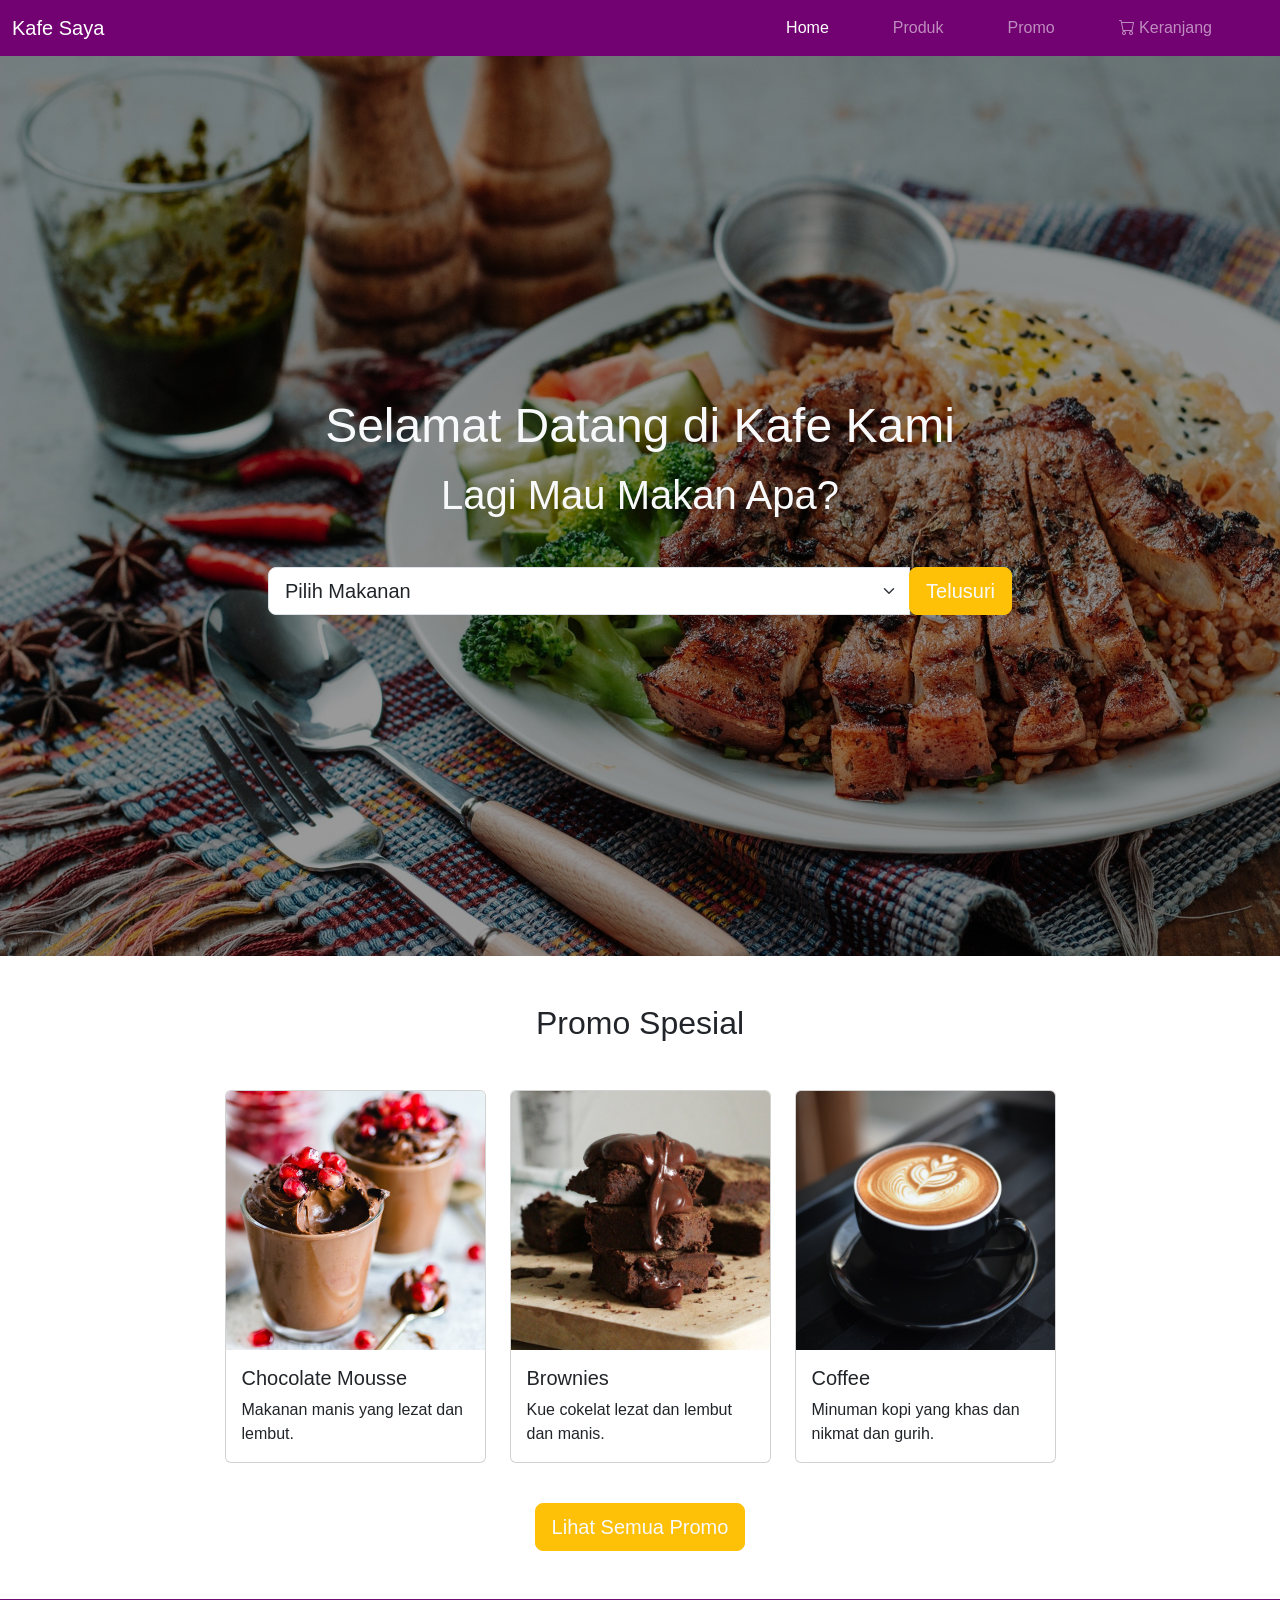
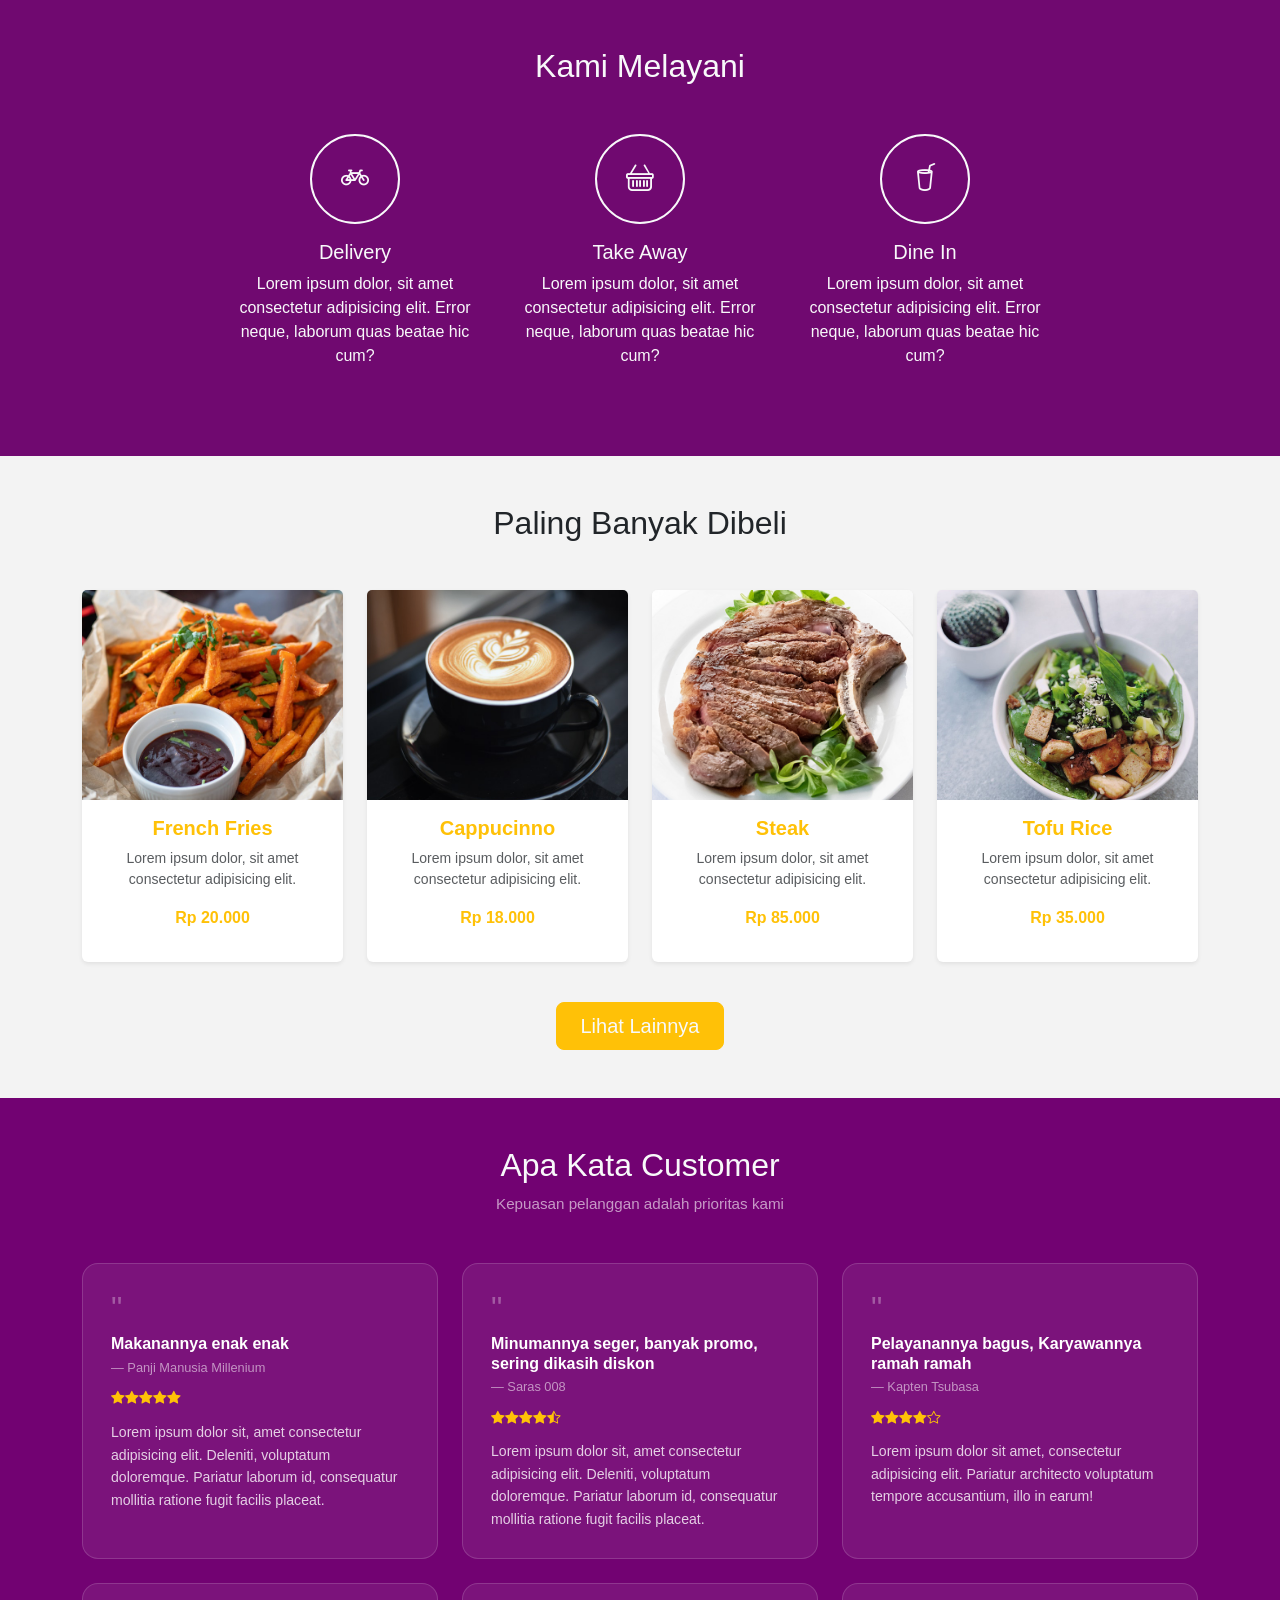
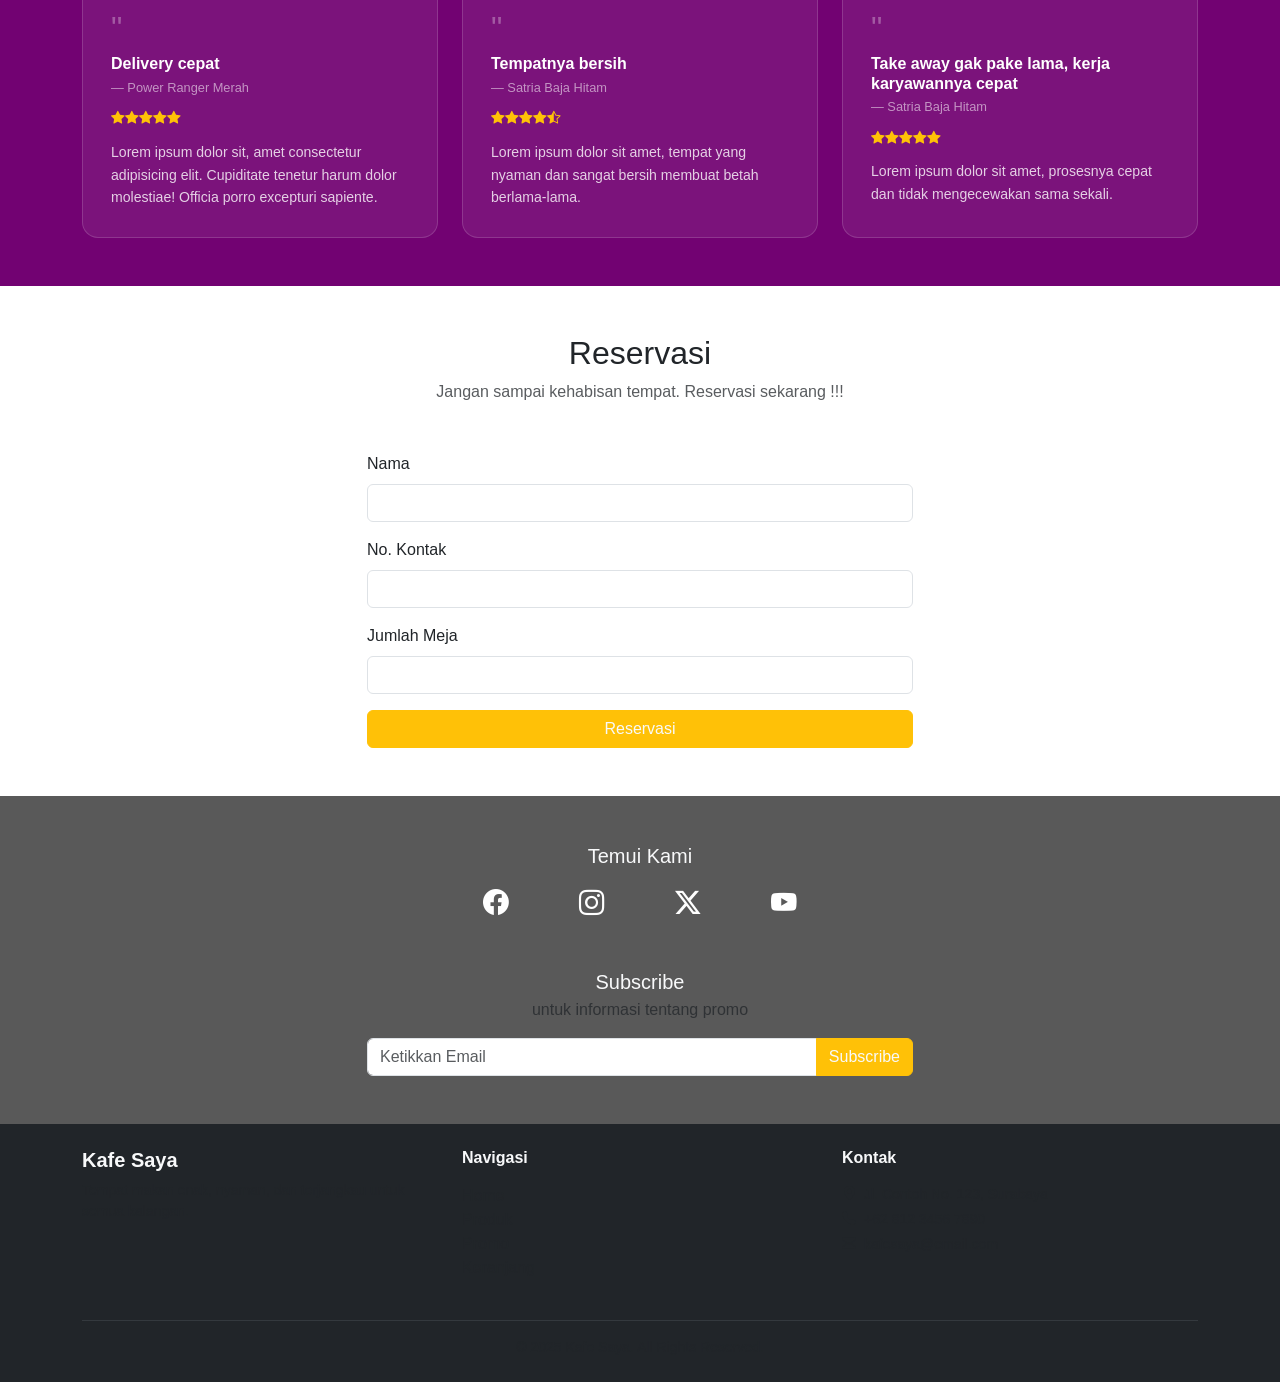
<file: index.html>
<!doctype html>
<html lang="en">
  <head>
    <meta charset="UTF-8" />
    <meta name="viewport" content="width=device-width, initial-scale=1.0" />
    <title>Toko Saya</title>
    <link
      href="https://cdn.jsdelivr.net/npm/bootstrap@5.0.0/dist/css/bootstrap.min.css"
      rel="stylesheet"
    />
    <link
      rel="stylesheet"
      href="https://cdn.jsdelivr.net/npm/bootstrap-icons@1.13.1/font/bootstrap-icons.min.css"
    />
    <link rel="stylesheet" href="css/style.css" />
  </head>
  <body>
    <nav class="navbar navbar-expand-lg navbar-dark bg-dark main-color">
      <div class="container-fluid">
        <button
          class="navbar-toggler"
          type="button"
          data-bs-toggle="collapse"
          data-bs-target="#navbarNav"
          aria-controls="navbarNav"
          aria-expanded="false"
          aria-label="Toggle navigation"
        >
          <span class="navbar-toggler-icon"></span>
        </button>
        <div class="collapse navbar-collapse" id="navbarNav">
          <a class="navbar-brand me-auto" href="#">Kafe Saya</a>
          <ul class="navbar-nav">
            <li class="nav-item me-5">
              <a class="nav-link active" aria-current="page" href="#">Home</a>
            </li>
            <li class="nav-item me-5">
              <a class="nav-link" href="produk.html">Produk</a>
            </li>
            <li class="nav-item me-5">
              <a class="nav-link" href="promo.html">Promo</a>
            </li>
            <li class="nav-item me-5">
              <a class="nav-link" href="keranjang.html"
                ><i class="bi bi-cart"></i> Keranjang</a
              >
            </li>
          </ul>
        </div>
      </div>
    </nav>

    <div
      class="container-fluid banner align-items-center d-flex justify-content-center"
    >
      <div class="container">
        <h1 class="text-light text-center display-5 mb-3">
          Selamat Datang di Kafe Kami
        </h1>
        <h2 class="text-light text-center display-6 mb-4">
          Lagi Mau Makan Apa?
        </h2>
        <div class="col-md-8 offset-md-2">
          <div class="input-group input-group-lg mt-5">
            <select class="form-select" id="inputGroupSelect04">
              <option selected>Pilih Makanan</option>
              <option value="1">Western Food</option>
              <option value="2">Eastern Food</option>
              <option value="3">Indonesian Food</option>
            </select>
            <div class="input-group-append">
              <button class="btn btn-lg btn-warning text-light" type="button">
                Telusuri
              </button>
            </div>
          </div>
        </div>
      </div>
    </div>

    <div class="container-fluid py-5">
      <div class="container">
        <h2 class="text-center">Promo Spesial</h2>

        <div class="row mt-5 justify-content-center">
          <div class="col-sm-6 col-lg-3 hovered-card mb-3">
            <div class="card">
              <img
                src="image/product/thumb/chocolate-mousse.jpg"
                class="card-img-top"
                alt="..."
              />
              <div class="card-body">
                <h5 class="card-title">Chocolate Mousse</h5>
                <p class="card-text">Makanan manis yang lezat dan lembut.</p>
              </div>
            </div>
          </div>

          <div class="col-sm-6 col-lg-3 hovered-card mb-3">
            <div class="card">
              <img
                src="image/product/thumb/brownies.jpg"
                class="card-img-top"
                alt="..."
              />
              <div class="card-body">
                <h5 class="card-title">Brownies</h5>
                <p class="card-text">Kue cokelat lezat dan lembut dan manis.</p>
              </div>
            </div>
          </div>

          <div class="col-sm-6 col-lg-3 hovered-card mb-3">
            <div class="card">
              <img
                src="image/product/thumb/coffee.jpg"
                class="card-img-top"
                alt="..."
              />
              <div class="card-body">
                <h5 class="card-title">Coffee</h5>
                <p class="card-text">
                  Minuman kopi yang khas dan nikmat dan gurih.
                </p>
              </div>
            </div>
          </div>
          <div class="text-center mt-4 d-flex justify-content-center">
            <button class="btn btn-warning btn-lg text-light">
              Lihat Semua Promo
            </button>
          </div>
        </div>
      </div>
    </div>

    <div class="container-fluid py-5 pelayanan">
      <div class="container">
        <h2 class="text-center text-light mb-5">Kami Melayani</h2>

        <div class="row justify-content-center text-center text-light">
          <!-- Delivery -->
          <div class="col-sm-6 col-lg-3 mb-4 pelayanan-content">
            <div class="d-flex justify-content-center mb-3">
              <div
                class="icon-circle rounded-circle d-flex align-items-center justify-content-center border border-light border-2"
              >
                <i class="bi bi-bicycle fs-3 text-light"></i>
              </div>
            </div>
            <h5 class="text-light">Delivery</h5>
            <p class="text-light">
              Lorem ipsum dolor, sit amet consectetur adipisicing elit. Error
              neque, laborum quas beatae hic cum?
            </p>
          </div>

          <!-- Take Away -->
          <div class="col-sm-6 col-lg-3 mb-4 pelayanan-content">
            <div class="d-flex justify-content-center mb-3">
              <div
                class="icon-circle rounded-circle d-flex align-items-center justify-content-center border border-light border-2"
              >
                <i class="bi bi-basket fs-3 text-light"></i>
              </div>
            </div>
            <h5 class="text-light">Take Away</h5>
            <p class="text-light">
              Lorem ipsum dolor, sit amet consectetur adipisicing elit. Error
              neque, laborum quas beatae hic cum?
            </p>
          </div>

          <!-- Dine In -->
          <div class="col-sm-6 col-lg-3 mb-4 pelayanan-content">
            <div class="d-flex justify-content-center mb-3">
              <div
                class="icon-circle rounded-circle d-flex align-items-center justify-content-center border border-light border-2"
              >
                <i class="bi bi-cup-straw fs-3 text-light"></i>
              </div>
            </div>
            <h5 class="text-light">Dine In</h5>
            <p class="text-light">
              Lorem ipsum dolor, sit amet consectetur adipisicing elit. Error
              neque, laborum quas beatae hic cum?
            </p>
          </div>
        </div>
      </div>
    </div>

    <div class="container-fluid py-5 menu-favorit">
      <div class="container">
        <h2 class="text-center mb-5">Paling Banyak Dibeli</h2>

        <div class="row justify-content-center">
          <!-- Card 1: French Fries -->
          <div class="col-sm-6 col-lg-3 mb-4 menu-favorit-content">
            <div class="card border-0 shadow-sm">
              <img
                src="image/product/thumb/french-fries.jpg"
                class="card-img-top"
                alt="French Fries"
                style="height: 210px; object-fit: cover"
              />
              <div class="card-body text-center">
                <h5 class="card-title fw-bold" style="color: #ffc107">
                  French Fries
                </h5>
                <p class="card-text text-muted small">
                  Lorem ipsum dolor, sit amet consectetur adipisicing elit.
                </p>
                <p class="fw-bold" style="color: #ffc107">Rp 20.000</p>
              </div>
            </div>
          </div>

          <!-- Card 2: Cappucino -->
          <div class="col-sm-6 col-lg-3 mb-4 menu-favorit-content">
            <div class="card border-0 shadow-sm">
              <img
                src="image/product/thumb/coffee.jpg"
                class="card-img-top"
                alt="Cappucino"
                style="height: 210px; object-fit: cover"
              />
              <div class="card-body text-center">
                <h5 class="card-title fw-bold" style="color: #ffc107">
                  Cappucinno
                </h5>
                <p class="card-text text-muted small">
                  Lorem ipsum dolor, sit amet consectetur adipisicing elit.
                </p>
                <p class="fw-bold" style="color: #ffc107">Rp 18.000</p>
              </div>
            </div>
          </div>

          <!-- Card 3: Steak -->
          <div class="col-sm-6 col-lg-3 mb-4 menu-favorit-content">
            <div class="card border-0 shadow-sm">
              <img
                src="image/product/thumb/steak.jpg"
                class="card-img-top"
                alt="Steak"
                style="height: 210px; object-fit: cover"
              />
              <div class="card-body text-center">
                <h5 class="card-title fw-bold" style="color: #ffc107">Steak</h5>
                <p class="card-text text-muted small">
                  Lorem ipsum dolor, sit amet consectetur adipisicing elit.
                </p>
                <p class="fw-bold" style="color: #ffc107">Rp 85.000</p>
              </div>
            </div>
          </div>

          <!-- Card 4: Tofu Rice -->
          <div class="col-sm-6 col-lg-3 mb-4 menu-favorit-content">
            <div class="card border-0 shadow-sm">
              <img
                src="image/product/thumb/tofu-rice.jpg"
                class="card-img-top"
                alt="Tofu Rice"
                style="height: 210px; object-fit: cover"
              />
              <div class="card-body text-center">
                <h5 class="card-title fw-bold" style="color: #ffc107">
                  Tofu Rice
                </h5>
                <p class="card-text text-muted small">
                  Lorem ipsum dolor, sit amet consectetur adipisicing elit.
                </p>
                <p class="fw-bold" style="color: #ffc107">Rp 35.000</p>
              </div>
            </div>
          </div>
        </div>

        <!-- Tombol -->
        <div class="text-center mt-3">
          <button class="btn btn-warning btn-lg text-light px-4">
            Lihat Lainnya
          </button>
        </div>
      </div>
    </div>

    <div class="container-fluid py-5 testimony">
      <div class="container">
        <h2 class="text-center text-light mb-2">Apa Kata Customer</h2>
        <p
          class="text-center mb-5"
          style="color: rgba(255, 255, 255, 0.6); font-size: 0.95rem"
        >
          Kepuasan pelanggan adalah prioritas kami
        </p>

        <div class="row g-4">
          <!-- Card 1 -->
          <div class="col-sm-6 col-lg-4">
            <div class="testimony-card">
              <div class="quote-icon">"</div>
              <h5>Makanannya enak enak</h5>
              <div class="author">— Panji Manusia Millenium</div>
              <div class="stars">
                <i class="bi bi-star-fill"></i><i class="bi bi-star-fill"></i
                ><i class="bi bi-star-fill"></i><i class="bi bi-star-fill"></i
                ><i class="bi bi-star-fill"></i>
              </div>
              <p>
                Lorem ipsum dolor sit, amet consectetur adipisicing elit.
                Deleniti, voluptatum doloremque. Pariatur laborum id,
                consequatur mollitia ratione fugit facilis placeat.
              </p>
            </div>
          </div>

          <!-- Card 2 -->
          <div class="col-sm-6 col-lg-4">
            <div class="testimony-card">
              <div class="quote-icon">"</div>
              <h5>Minumannya seger, banyak promo, sering dikasih diskon</h5>
              <div class="author">— Saras 008</div>
              <div class="stars">
                <i class="bi bi-star-fill"></i><i class="bi bi-star-fill"></i
                ><i class="bi bi-star-fill"></i><i class="bi bi-star-fill"></i
                ><i class="bi bi-star-half"></i>
              </div>
              <p>
                Lorem ipsum dolor sit, amet consectetur adipisicing elit.
                Deleniti, voluptatum doloremque. Pariatur laborum id,
                consequatur mollitia ratione fugit facilis placeat.
              </p>
            </div>
          </div>

          <!-- Card 3 -->
          <div class="col-sm-6 col-lg-4">
            <div class="testimony-card">
              <div class="quote-icon">"</div>
              <h5>Pelayanannya bagus, Karyawannya ramah ramah</h5>
              <div class="author">— Kapten Tsubasa</div>
              <div class="stars">
                <i class="bi bi-star-fill"></i><i class="bi bi-star-fill"></i
                ><i class="bi bi-star-fill"></i><i class="bi bi-star-fill"></i
                ><i class="bi bi-star"></i>
              </div>
              <p>
                Lorem ipsum dolor sit amet, consectetur adipisicing elit.
                Pariatur architecto voluptatum tempore accusantium, illo in
                earum!
              </p>
            </div>
          </div>

          <!-- Card 4 -->
          <div class="col-sm-6 col-lg-4">
            <div class="testimony-card">
              <div class="quote-icon">"</div>
              <h5>Delivery cepat</h5>
              <div class="author">— Power Ranger Merah</div>
              <div class="stars">
                <i class="bi bi-star-fill"></i><i class="bi bi-star-fill"></i
                ><i class="bi bi-star-fill"></i><i class="bi bi-star-fill"></i
                ><i class="bi bi-star-fill"></i>
              </div>
              <p>
                Lorem ipsum dolor sit, amet consectetur adipisicing elit.
                Cupiditate tenetur harum dolor molestiae! Officia porro
                excepturi sapiente.
              </p>
            </div>
          </div>

          <!-- Card 5 -->
          <div class="col-sm-6 col-lg-4">
            <div class="testimony-card">
              <div class="quote-icon">"</div>
              <h5>Tempatnya bersih</h5>
              <div class="author">— Satria Baja Hitam</div>
              <div class="stars">
                <i class="bi bi-star-fill"></i><i class="bi bi-star-fill"></i
                ><i class="bi bi-star-fill"></i><i class="bi bi-star-fill"></i
                ><i class="bi bi-star-half"></i>
              </div>
              <p>
                Lorem ipsum dolor sit amet, tempat yang nyaman dan sangat bersih
                membuat betah berlama-lama.
              </p>
            </div>
          </div>

          <!-- Card 6 -->
          <div class="col-sm-6 col-lg-4">
            <div class="testimony-card">
              <div class="quote-icon">"</div>
              <h5>Take away gak pake lama, kerja karyawannya cepat</h5>
              <div class="author">— Satria Baja Hitam</div>
              <div class="stars">
                <i class="bi bi-star-fill"></i><i class="bi bi-star-fill"></i
                ><i class="bi bi-star-fill"></i><i class="bi bi-star-fill"></i
                ><i class="bi bi-star-fill"></i>
              </div>
              <p>
                Lorem ipsum dolor sit amet, prosesnya cepat dan tidak
                mengecewakan sama sekali.
              </p>
            </div>
          </div>
        </div>
      </div>
    </div>

    <div class="container-fluid py-5">
      <div class="container">
        <h2 class="text-center mb-2">Reservasi</h2>
        <p class="text-center text-muted mb-5">
          Jangan sampai kehabisan tempat. Reservasi sekarang !!!
        </p>

        <div class="row justify-content-center">
          <div class="col-md-6">
            <div class="mb-3">
              <label class="form-label">Nama</label>
              <input type="text" class="form-control" />
            </div>

            <div class="mb-3">
              <label class="form-label">No. Kontak</label>
              <input type="text" class="form-control" />
            </div>

            <div class="mb-3">
              <label class="form-label">Jumlah Meja</label>
              <input type="number" class="form-control" />
            </div>

            <div class="d-grid">
              <button class="btn btn-warning text-light">Reservasi</button>
            </div>
          </div>
        </div>
      </div>
    </div>

    <!-- SECTION FOOTER -->
    <div class="container-fluid py-5 footer">
      <div class="container">
        <h5 class="text-center text-light mb-3">Temui Kami</h5>

        <div class="d-flex justify-content-center mb-5" style="gap: 70px">
          <a
            href="https://facebook.com/username"
            target="_blank"
            class="social-icon"
          >
            <i class="bi bi-facebook"></i>
          </a>
          <a
            href="https://instagram.com/username"
            target="_blank"
            class="social-icon"
          >
            <i class="bi bi-instagram"></i>
          </a>
          <a
            href="https://twitter.com/username"
            target="_blank"
            class="social-icon"
          >
            <i class="bi bi-twitter-x"></i>
          </a>
          <a
            href="https://youtube.com/@username"
            target="_blank"
            class="social-icon"
          >
            <i class="bi bi-youtube"></i>
          </a>
        </div>

        <!-- Subscribe -->
        <h5 class="text-center text-light mb-1">Subscribe</h5>
        <p class="text-center text-muted mb-3">untuk informasi tentang promo</p>

        <div class="row justify-content-center">
          <div class="col-md-6">
            <div class="input-group">
              <input
                type="email"
                class="form-control"
                placeholder="Ketikkan Email"
              />
              <button class="btn btn-warning text-light">Subscribe</button>
            </div>
          </div>
        </div>
      </div>
    </div>

    <footer class="bg-dark text-light py-4">
      <div class="container">
        <div class="row text-center text-md-start">
          <div class="col-md-4 mb-3 mb-md-0">
            <h5 class="fw-bold">Kafe Saya</h5>
            <p class="text-muted small">
              Tempat makan enak, nyaman, dan terjangkau untuk semua kalangan.
            </p>
          </div>

          <div class="col-md-4 mb-3 mb-md-0">
            <h6 class="fw-bold mb-3">Navigasi</h6>
            <ul class="list-unstyled">
              <li>
                <a href="#" class="text-muted text-decoration-none">Home</a>
              </li>
              <li>
                <a href="produk.html" class="text-muted text-decoration-none"
                  >Produk</a
                >
              </li>
              <li>
                <a href="promo.html" class="text-muted text-decoration-none"
                  >Promo</a
                >
              </li>
              <li>
                <a href="keranjang.html" class="text-muted text-decoration-none"
                  >Keranjang</a
                >
              </li>
            </ul>
          </div>

          <div class="col-md-4">
            <h6 class="fw-bold mb-3">Kontak</h6>
            <ul class="list-unstyled text-muted small">
              <li class="mb-1">
                <i class="bi bi-geo-alt-fill me-2"></i>Jl. Contoh No. 123,
                Surabaya
              </li>
              <li class="mb-1">
                <i class="bi bi-telephone-fill me-2"></i>+62 812 3456 7890
              </li>
              <li>
                <i class="bi bi-envelope-fill me-2"></i>kafesaya@email.com
              </li>
            </ul>
          </div>
        </div>
        <hr class="border-secondary mt-4 mb-3" />
        <p class="text-center text-muted small mb-0">
          &copy; 2025 Kafe Saya. All Rights Reserved.
        </p>
      </div>
    </footer>

    <script src="https://cdn.jsdelivr.net/npm/bootstrap@5.0.0/dist/js/bootstrap.bundle.min.js"></script>
  </body>
</html>
</file>
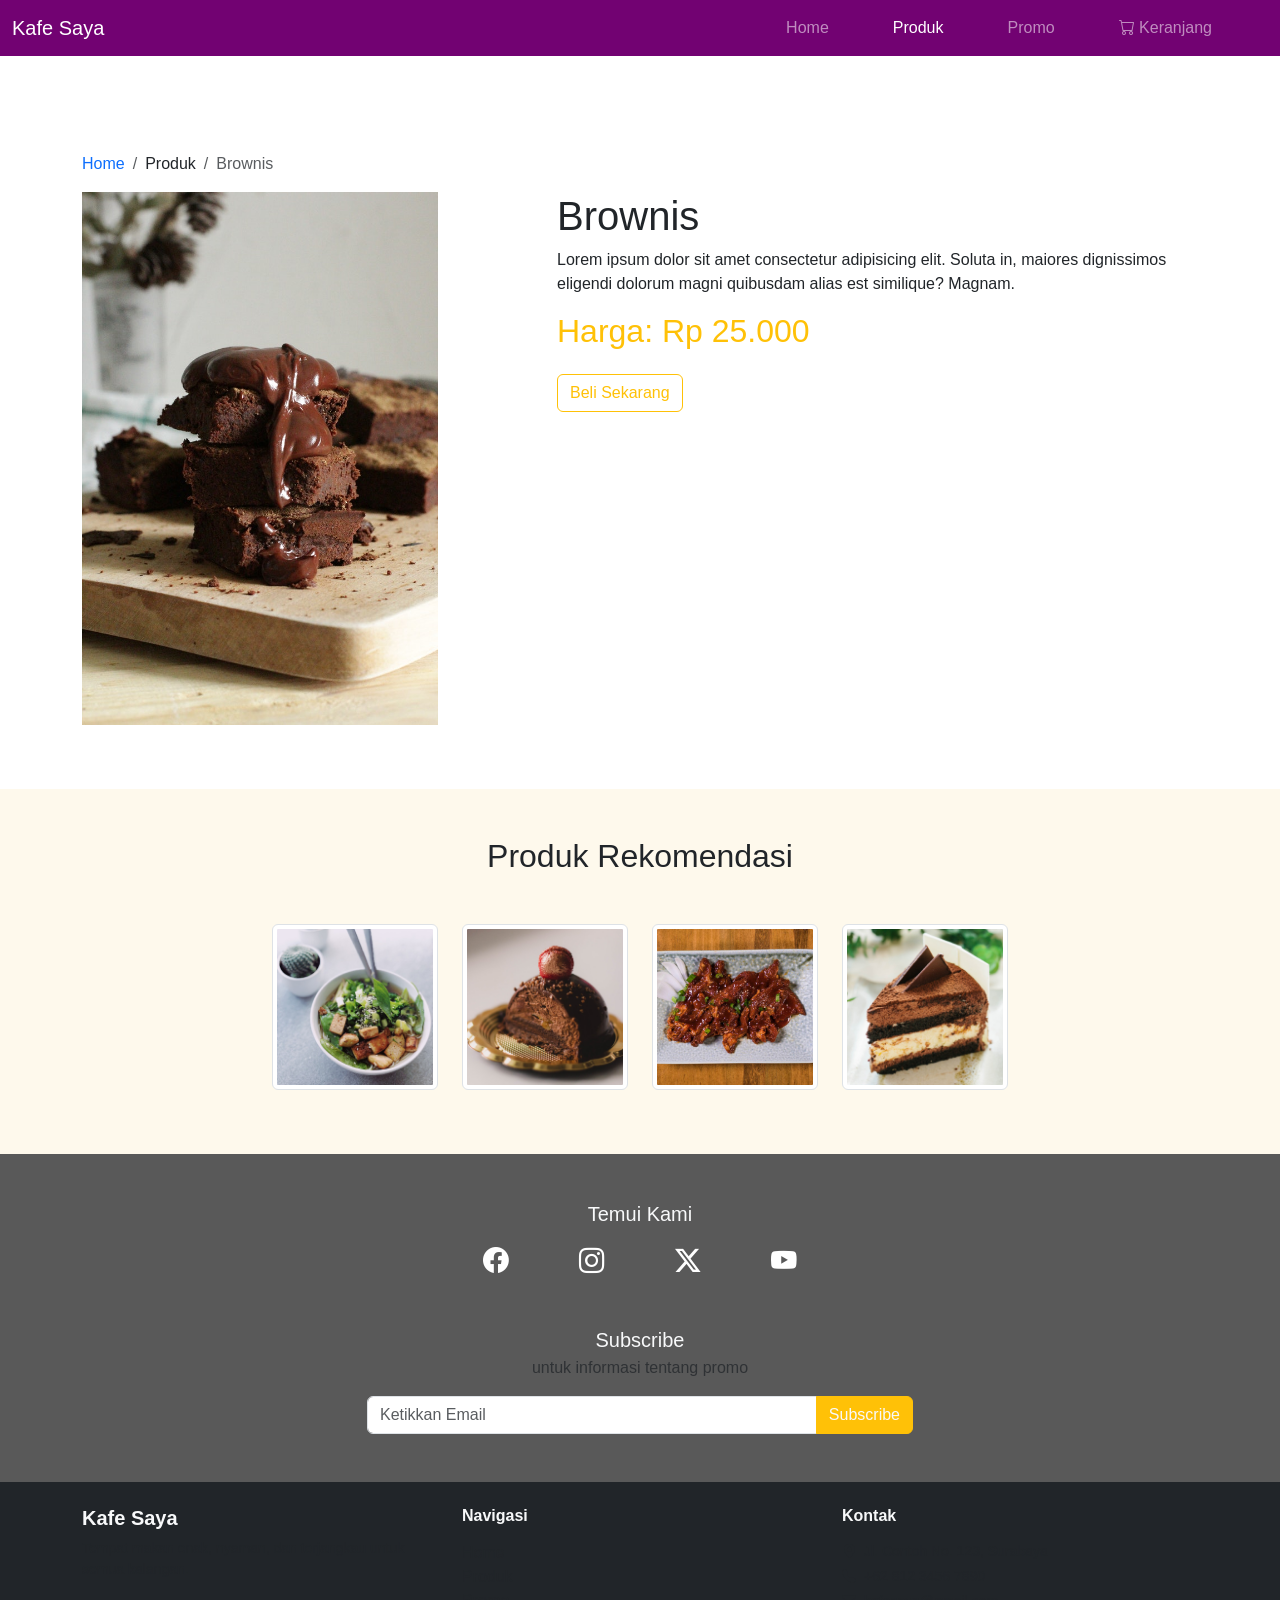
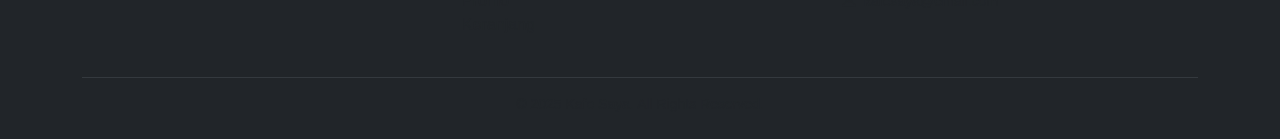
<file: produk/detail1.html>
<!doctype html>
<html lang="en">
  <head>
    <meta charset="UTF-8" />
    <meta name="viewport" content="width=device-width, initial-scale=1.0" />
    <title>Produk Saya | Brownis</title>
    <link
      href="https://cdn.jsdelivr.net/npm/bootstrap@5.0.0/dist/css/bootstrap.min.css"
      rel="stylesheet"
    />
    <link
      rel="stylesheet"
      href="https://cdn.jsdelivr.net/npm/bootstrap-icons@1.13.1/font/bootstrap-icons.min.css"
    />
    <link rel="stylesheet" href="../css/style.css" />
  </head>
  <body>
    <nav class="navbar navbar-expand-lg navbar-dark bg-dark main-color">
      <div class="container-fluid">
        <button
          class="navbar-toggler"
          type="button"
          data-bs-toggle="collapse"
          data-bs-target="#navbarNav"
          aria-controls="navbarNav"
          aria-expanded="false"
          aria-label="Toggle navigation"
        >
          <span class="navbar-toggler-icon"></span>
        </button>
        <div class="collapse navbar-collapse" id="navbarNav">
          <a class="navbar-brand me-auto" href="#">Kafe Saya</a>
          <ul class="navbar-nav">
            <li class="nav-item me-5">
              <a class="nav-link" href="../index.html">Home</a>
            </li>
            <li class="nav-item me-5">
              <a
                class="nav-link active"
                aria-current="page"
                href="../produk.html"
                >Produk</a
              >
            </li>
            <li class="nav-item me-5">
              <a class="nav-link" href="../promo.html">Promo</a>
            </li>
            <li class="nav-item me-5">
              <a class="nav-link" href="../keranjang.html"
                ><i class="bi bi-cart"></i> Keranjang</a
              >
            </li>
          </ul>
        </div>
      </div>
    </nav>

    <!-- breadcumb -->
    <div class="container-fluid pt-5">
      <div class="container pt-5">
        <nav
          style="--bs-breadcumb-divider: &quot;>&quot;"
          aria-label="breadcrumb"
        >
          <ol class="breadcrumb">
            <li class="breadcrumb-item">
              <a href="../index.html" style="text-decoration: none">Home</a>
            </li>
            <li class="breadcrumb-item">Produk</li>
            <li class="breadcrumb-item active" aria-current="page">Brownis</li>
          </ol>
        </nav>
      </div>
    </div>

    <!-- main -->
    <div class="container-fluid">
      <div class="container">
        <div class="row">
          <!-- product image -->
          <div class="col-md-5 col-lg-4 mb-3">
            <img
              src="../image/product/brownies.jpg"
              alt="Brownis"
              class="img-fluid"
            />
          </div>
          <!-- product details -->
          <div class="col-md-6 offset-md-1 col-lg-7 offset-lg-1">
            <h1>Brownis</h1>
            <p>
              Lorem ipsum dolor sit amet consectetur adipisicing elit. Soluta
              in, maiores dignissimos eligendi dolorum magni quibusdam alias est
              similique? Magnam.
            </p>
            <h2 class="text-warning">Harga: Rp 25.000</h2>
            <button class="btn btn-outline-warning mt-3">Beli Sekarang</button>
          </div>
        </div>
      </div>
    </div>

    <!-- rekomendasi produk -->
    <div class="container-fluid py-5 mt-5" style="background-color: #fef9ec">
      <div class="container">
        <h2 class="text-center mb-5">Produk Rekomendasi</h2>

        <div class="row justify-content-center">
          <div class="col-6 col-sm-6 col-md-3 col-lg-2 mb-3">
            <a href="detail.html">
              <img
                src="../image/product/thumb/tofu-rice.jpg"
                alt=""
                class="img-fluid img-thumbnail"
              />
            </a>
          </div>

          <div class="col-6 col-sm-6 col-md-3 col-lg-2 mb-3">
            <a href="detail.html">
              <img
                src="../image/product/thumb/baked-pastry.jpg"
                alt=""
                class="img-fluid img-thumbnail"
              />
            </a>
          </div>

          <div class="col-6 col-sm-6 col-md-3 col-lg-2 mb-3">
            <a href="detail.html">
              <img
                src="../image/product/thumb/chilled-meat.jpg"
                alt=""
                class="img-fluid img-thumbnail"
              />
            </a>
          </div>

          <div class="col-6 col-sm-6 col-md-3 col-lg-2 mb-3">
            <a href="detail.html">
              <img
                src="../image/product/thumb/slice-cake.jpg"
                alt=""
                class="img-fluid img-thumbnail"
              />
            </a>
          </div>
        </div>
      </div>
    </div>

    <div class="container-fluid py-5 footer">
      <div class="container">
        <h5 class="text-center text-light mb-3">Temui Kami</h5>

        <div class="d-flex justify-content-center mb-5" style="gap: 70px">
          <a
            href="https://facebook.com/username"
            target="_blank"
            class="social-icon"
          >
            <i class="bi bi-facebook"></i>
          </a>
          <a
            href="https://instagram.com/username"
            target="_blank"
            class="social-icon"
          >
            <i class="bi bi-instagram"></i>
          </a>
          <a
            href="https://twitter.com/username"
            target="_blank"
            class="social-icon"
          >
            <i class="bi bi-twitter-x"></i>
          </a>
          <a
            href="https://youtube.com/@username"
            target="_blank"
            class="social-icon"
          >
            <i class="bi bi-youtube"></i>
          </a>
        </div>

        <!-- Subscribe -->
        <h5 class="text-center text-light mb-1">Subscribe</h5>
        <p class="text-center text-muted mb-3">untuk informasi tentang promo</p>

        <div class="row justify-content-center">
          <div class="col-md-6">
            <div class="input-group">
              <input
                type="email"
                class="form-control"
                placeholder="Ketikkan Email"
              />
              <button class="btn btn-warning text-light">Subscribe</button>
            </div>
          </div>
        </div>
      </div>
    </div>

    <footer class="bg-dark text-light py-4">
      <div class="container">
        <div class="row text-center text-md-start">
          <div class="col-md-4 mb-3 mb-md-0">
            <h5 class="fw-bold">Kafe Saya</h5>
            <p class="text-muted small">
              Tempat makan enak, nyaman, dan terjangkau untuk semua kalangan.
            </p>
          </div>

          <div class="col-md-4 mb-3 mb-md-0">
            <h6 class="fw-bold mb-3">Navigasi</h6>
            <ul class="list-unstyled">
              <li>
                <a href="../index.html" class="text-muted text-decoration-none"
                  >Home</a
                >
              </li>
              <li>
                <a href="../produk.html" class="text-muted text-decoration-none"
                  >Produk</a
                >
              </li>
              <li>
                <a href="../promo.html" class="text-muted text-decoration-none"
                  >Promo</a
                >
              </li>
              <li>
                <a
                  href="../keranjang.html"
                  class="text-muted text-decoration-none"
                  >Keranjang</a
                >
              </li>
            </ul>
          </div>

          <div class="col-md-4">
            <h6 class="fw-bold mb-3">Kontak</h6>
            <ul class="list-unstyled text-muted small">
              <li class="mb-1">
                <i class="bi bi-geo-alt-fill me-2"></i>Jl. Contoh No. 123,
                Surabaya
              </li>
              <li class="mb-1">
                <i class="bi bi-telephone-fill me-2"></i>+62 812 3456 7890
              </li>
              <li>
                <i class="bi bi-envelope-fill me-2"></i>kafesaya@email.com
              </li>
            </ul>
          </div>
        </div>
        <hr class="border-secondary mt-4 mb-3" />
        <p class="text-center text-muted small mb-0">
          &copy; 2025 Kafe Saya. All Rights Reserved.
        </p>
      </div>
    </footer>

    <script src="https://cdn.jsdelivr.net/npm/bootstrap@5.0.0/dist/js/bootstrap.bundle.min.js"></script>
  </body>
</html>
</file>
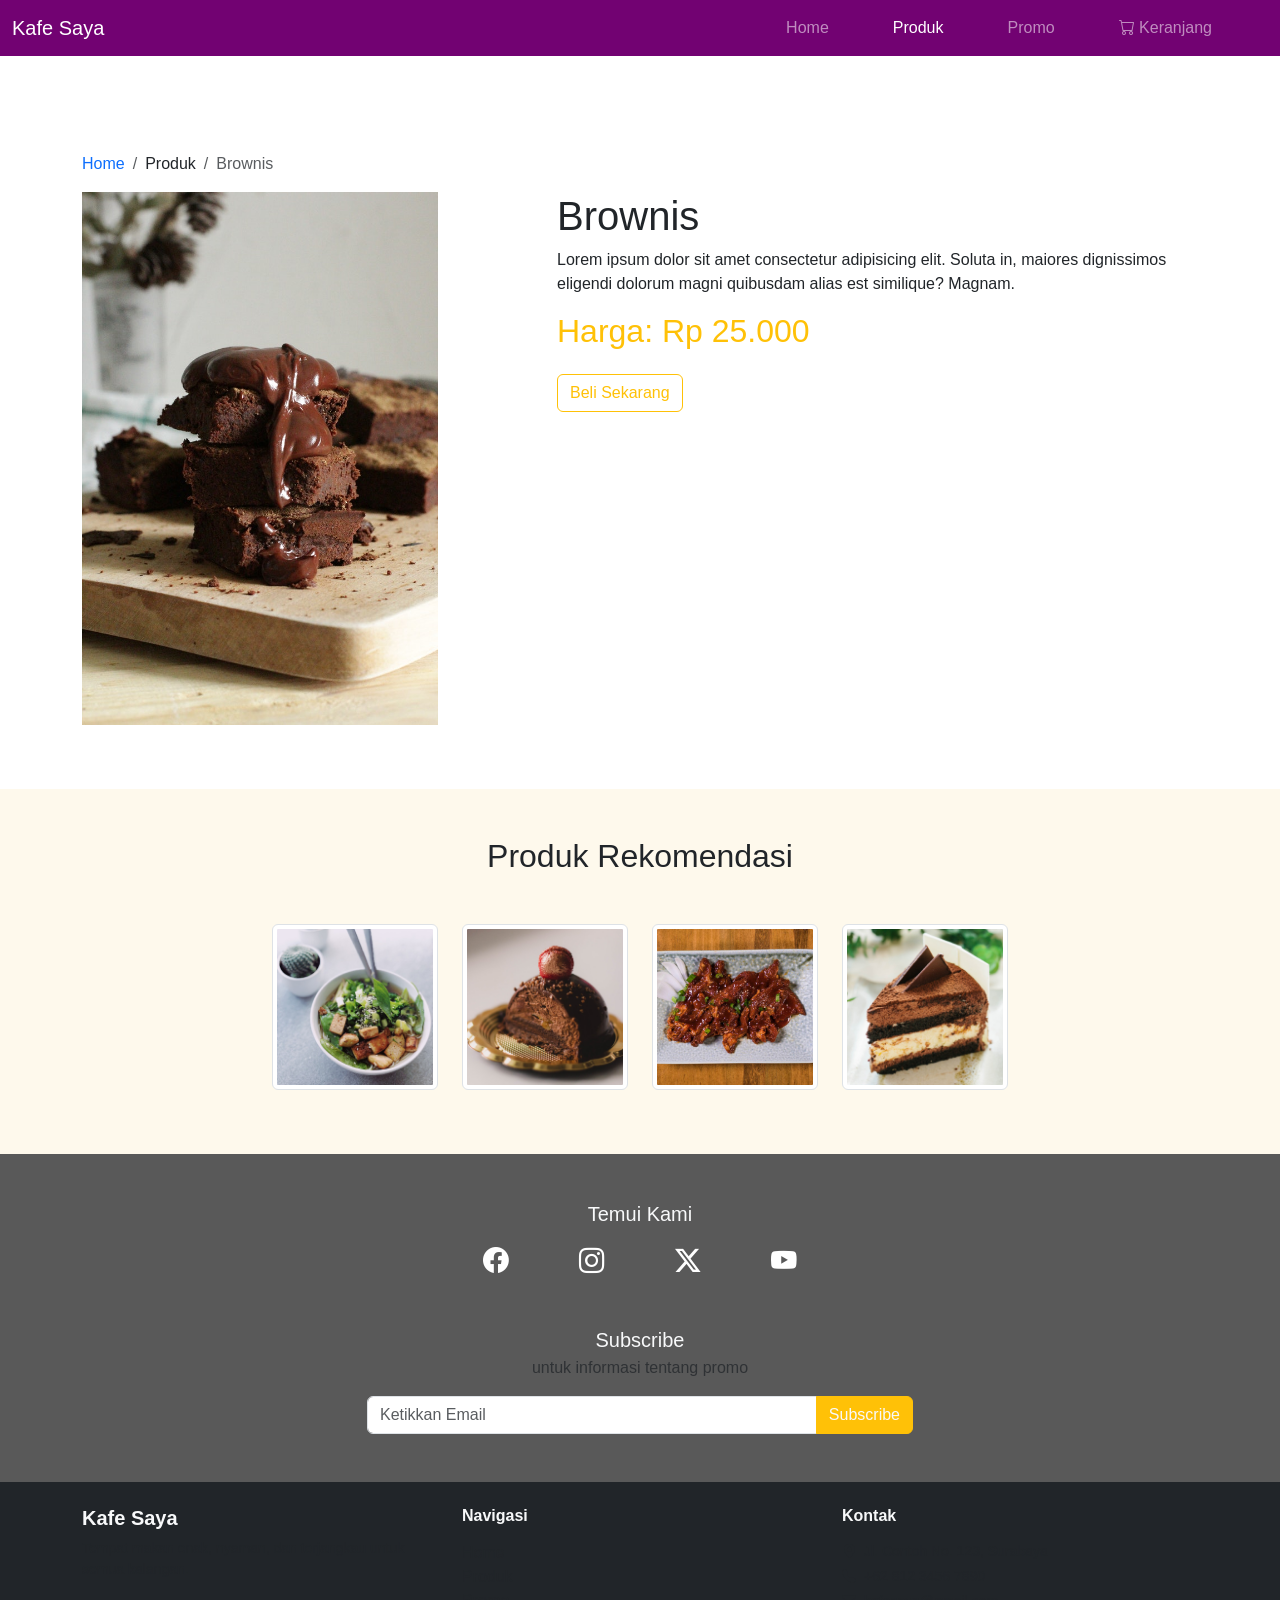
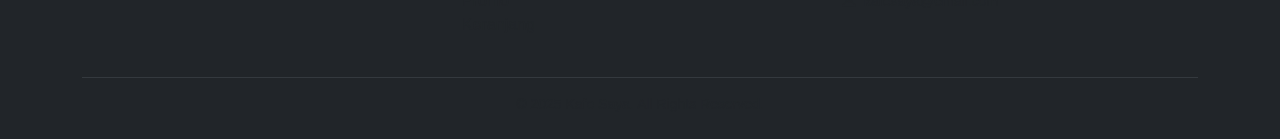
<file: produk/detail2.html>
<!doctype html>
<html lang="en">
  <head>
    <meta charset="UTF-8" />
    <meta name="viewport" content="width=device-width, initial-scale=1.0" />
    <title>Produk Saya | Brownis</title>
    <link
      href="https://cdn.jsdelivr.net/npm/bootstrap@5.0.0/dist/css/bootstrap.min.css"
      rel="stylesheet"
    />
    <link
      rel="stylesheet"
      href="https://cdn.jsdelivr.net/npm/bootstrap-icons@1.13.1/font/bootstrap-icons.min.css"
    />
    <link rel="stylesheet" href="../css/style.css" />
  </head>
  <body>
    <nav class="navbar navbar-expand-lg navbar-dark bg-dark main-color">
      <div class="container-fluid">
        <button
          class="navbar-toggler"
          type="button"
          data-bs-toggle="collapse"
          data-bs-target="#navbarNav"
          aria-controls="navbarNav"
          aria-expanded="false"
          aria-label="Toggle navigation"
        >
          <span class="navbar-toggler-icon"></span>
        </button>
        <div class="collapse navbar-collapse" id="navbarNav">
          <a class="navbar-brand me-auto" href="#">Kafe Saya</a>
          <ul class="navbar-nav">
            <li class="nav-item me-5">
              <a class="nav-link" href="../index.html">Home</a>
            </li>
            <li class="nav-item me-5">
              <a
                class="nav-link active"
                aria-current="page"
                href="../produk.html"
                >Produk</a
              >
            </li>
            <li class="nav-item me-5">
              <a class="nav-link" href="../promo.html">Promo</a>
            </li>
            <li class="nav-item me-5">
              <a class="nav-link" href="../keranjang.html"
                ><i class="bi bi-cart"></i> Keranjang</a
              >
            </li>
          </ul>
        </div>
      </div>
    </nav>

    <!-- breadcumb -->
    <div class="container-fluid pt-5">
      <div class="container pt-5">
        <nav
          style="--bs-breadcumb-divider: &quot;>&quot;"
          aria-label="breadcrumb"
        >
          <ol class="breadcrumb">
            <li class="breadcrumb-item">
              <a href="../index.html" style="text-decoration: none">Home</a>
            </li>
            <li class="breadcrumb-item">Produk</li>
            <li class="breadcrumb-item active" aria-current="page">Brownis</li>
          </ol>
        </nav>
      </div>
    </div>

    <!-- main -->
    <div class="container-fluid">
      <div class="container">
        <div class="row">
          <!-- product image -->
          <div class="col-md-5 col-lg-4 mb-3">
            <img
              src="../image/product/brownies.jpg"
              alt="Brownis"
              class="img-fluid"
            />
          </div>
          <!-- product details -->
          <div class="col-md-6 offset-md-1 col-lg-7 offset-lg-1">
            <h1>Brownis</h1>
            <p>
              Lorem ipsum dolor sit amet consectetur adipisicing elit. Soluta
              in, maiores dignissimos eligendi dolorum magni quibusdam alias est
              similique? Magnam.
            </p>
            <h2 class="text-warning">Harga: Rp 25.000</h2>
            <button class="btn btn-outline-warning mt-3">Beli Sekarang</button>
          </div>
        </div>
      </div>
    </div>

    <!-- rekomendasi produk -->
    <div class="container-fluid py-5 mt-5" style="background-color: #fef9ec">
      <div class="container">
        <h2 class="text-center mb-5">Produk Rekomendasi</h2>

        <div class="row justify-content-center">
          <div class="col-6 col-sm-6 col-md-3 col-lg-2 mb-3">
            <a href="detail.html">
              <img
                src="../image/product/thumb/tofu-rice.jpg"
                alt=""
                class="img-fluid img-thumbnail"
              />
            </a>
          </div>

          <div class="col-6 col-sm-6 col-md-3 col-lg-2 mb-3">
            <a href="detail.html">
              <img
                src="../image/product/thumb/baked-pastry.jpg"
                alt=""
                class="img-fluid img-thumbnail"
              />
            </a>
          </div>

          <div class="col-6 col-sm-6 col-md-3 col-lg-2 mb-3">
            <a href="detail.html">
              <img
                src="../image/product/thumb/chilled-meat.jpg"
                alt=""
                class="img-fluid img-thumbnail"
              />
            </a>
          </div>

          <div class="col-6 col-sm-6 col-md-3 col-lg-2 mb-3">
            <a href="detail.html">
              <img
                src="../image/product/thumb/slice-cake.jpg"
                alt=""
                class="img-fluid img-thumbnail"
              />
            </a>
          </div>
        </div>
      </div>
    </div>

    <div class="container-fluid py-5 footer">
      <div class="container">
        <h5 class="text-center text-light mb-3">Temui Kami</h5>

        <div class="d-flex justify-content-center mb-5" style="gap: 70px">
          <a
            href="https://facebook.com/username"
            target="_blank"
            class="social-icon"
          >
            <i class="bi bi-facebook"></i>
          </a>
          <a
            href="https://instagram.com/username"
            target="_blank"
            class="social-icon"
          >
            <i class="bi bi-instagram"></i>
          </a>
          <a
            href="https://twitter.com/username"
            target="_blank"
            class="social-icon"
          >
            <i class="bi bi-twitter-x"></i>
          </a>
          <a
            href="https://youtube.com/@username"
            target="_blank"
            class="social-icon"
          >
            <i class="bi bi-youtube"></i>
          </a>
        </div>

        <!-- Subscribe -->
        <h5 class="text-center text-light mb-1">Subscribe</h5>
        <p class="text-center text-muted mb-3">untuk informasi tentang promo</p>

        <div class="row justify-content-center">
          <div class="col-md-6">
            <div class="input-group">
              <input
                type="email"
                class="form-control"
                placeholder="Ketikkan Email"
              />
              <button class="btn btn-warning text-light">Subscribe</button>
            </div>
          </div>
        </div>
      </div>
    </div>

    <footer class="bg-dark text-light py-4">
      <div class="container">
        <div class="row text-center text-md-start">
          <div class="col-md-4 mb-3 mb-md-0">
            <h5 class="fw-bold">Kafe Saya</h5>
            <p class="text-muted small">
              Tempat makan enak, nyaman, dan terjangkau untuk semua kalangan.
            </p>
          </div>

          <div class="col-md-4 mb-3 mb-md-0">
            <h6 class="fw-bold mb-3">Navigasi</h6>
            <ul class="list-unstyled">
              <li>
                <a href="#" class="text-muted text-decoration-none">Home</a>
              </li>
              <li>
                <a href="produk.html" class="text-muted text-decoration-none"
                  >Produk</a
                >
              </li>
              <li>
                <a href="promo.html" class="text-muted text-decoration-none"
                  >Promo</a
                >
              </li>
              <li>
                <a href="keranjang.html" class="text-muted text-decoration-none"
                  >Keranjang</a
                >
              </li>
            </ul>
          </div>

          <div class="col-md-4">
            <h6 class="fw-bold mb-3">Kontak</h6>
            <ul class="list-unstyled text-muted small">
              <li class="mb-1">
                <i class="bi bi-geo-alt-fill me-2"></i>Jl. Contoh No. 123,
                Surabaya
              </li>
              <li class="mb-1">
                <i class="bi bi-telephone-fill me-2"></i>+62 812 3456 7890
              </li>
              <li>
                <i class="bi bi-envelope-fill me-2"></i>kafesaya@email.com
              </li>
            </ul>
          </div>
        </div>
        <hr class="border-secondary mt-4 mb-3" />
        <p class="text-center text-muted small mb-0">
          &copy; 2025 Kafe Saya. All Rights Reserved.
        </p>
      </div>
    </footer>
    <script src="https://cdn.jsdelivr.net/npm/bootstrap@5.0.0/dist/js/bootstrap.bundle.min.js"></script>
  </body>
</html>
</file>
<file: css/style.css>
body {
  font-family:
    cursive, "Trebuchet MS", "Lucida Sans Unicode", "Lucida Grande",
    "Lucida Sans", Arial, sans-serif;
}

.main-bg {
  background-color: rgb(114, 2, 114);
}

.main-color {
  color: rgb(114, 2, 114) !important;
  background-color: rgb(114, 2, 114) !important;
}

/* banner */

.banner {
  height: 100vh;
  background:
    linear-gradient(rgba(0, 0, 0, 0.4), rgba(0, 0, 0, 0.4)),
    url("../image/banner.jpg");
  background-size: cover;
  background-position: center;
}

/* promo */

.hovered-card {
  transition: 0.3s;
}

.hovered-card:hover {
  transform: scale(1.1);
}

.card-promo {
  transition: 0.3s;
  margin-bottom: 20px;
}

.card-promo:hover {
  transform: scale(1.1);
}

/* pelayanan */

.pelayanan {
  background-color: #700970;
}

.pelayanan-content {
  transition: 0.3s;
}

.pelayanan-content:hover {
  transform: scale(1.1);
}

.pelayanan .icon-circle {
  width: 90px;
  height: 90px;
  border: solid 2px;
}

/* menu favorit */

.menu-favorit {
  background-color: rgba(243, 243, 243);
}

.menu-favorit-content {
  transition: 0.3s;
}

.menu-favorit-content:hover {
  transform: scale(1.1);
}

/* testimony */
.testimony {
  background-color: rgb(114, 2, 114) !important;
}

.testimony-card {
  background: rgba(255, 255, 255, 0.07) !important;
  border: 1px solid rgba(255, 255, 255, 0.15) !important;
  border-radius: 16px;
  padding: 28px;
  transition: 0.3s;
  height: 100%;
}

.testimony-card:hover {
  transform: translateY(-6px);
  background: rgba(255, 255, 255, 0.13);
  border-color: rgba(255, 255, 255, 0.3);
}

.testimony-card .quote-icon {
  font-size: 2rem;
  color: rgba(255, 255, 255, 0.3);
  line-height: 1;
  margin-bottom: 10px;
}

.testimony-card h5 {
  font-size: 1rem;
  font-weight: 700;
  color: #fff;
  margin-bottom: 4px;
}

.testimony-card .author {
  font-size: 0.8rem;
  color: rgba(255, 255, 255, 0.55);
  margin-bottom: 12px;
}

.testimony-card p {
  font-size: 0.88rem;
  color: rgba(255, 255, 255, 0.8);
  line-height: 1.6;
  margin-bottom: 0;
}

.testimony-card .stars {
  color: #ffc107;
  font-size: 0.85rem;
  margin-bottom: 12px;
}

/* subscribe */

.subscribe-content {
  background-color: rgba(0, 0, 0, 0.7);
}

/* produk banner */
.produk-banner {
  height: 50vh;
  background:
    linear-gradient(rgba(0, 0, 0, 0.6), rgba(0, 0, 0, 0.6)),
    url("../image/banner.jpg");
  background-size: cover;
  background-position: center;
}

.footer {
  background-color: #595959;
}

.footer .social-icon {
  font-size: 1.6rem;
  color: #fff;
  transition: 0.3s;
}

.footer .social-icon:hover {
  color: #ffc107;
}

.produk-banner {
  height: 50vh;
  background:
    linear-gradient(rgba(0, 0, 0, 0.7), rgba(0, 0, 0, 0.7)),
    url("../image/banner.jpg");
  background-size: cover;
  background-position: center;
}

.promo-section {
  animation: fadeSlideIn 0.4s ease both;
}

@keyframes fadeSlideIn {
  from {
    opacity: 0;
    transform: translateY(20px);
  }
  to {
    opacity: 1;
    transform: translateY(0);
  }
}

    .promo-section .hovered-card {
    opacity: 0;
    animation: fadeSlideIn 0.4s ease forwards;
    }
    .promo-section .hovered-card:nth-child(1) {
    animation-delay: 0.05s;
    }
    .promo-section .hovered-card:nth-child(2) {
    animation-delay: 0.1s;
    }
    .promo-section .hovered-card:nth-child(3) {
    animation-delay: 0.15s;
    }
    .promo-section .hovered-card:nth-child(4) {
    animation-delay: 0.2s;
    }
    .promo-section .hovered-card:nth-child(5) {
    animation-delay: 0.25s;
    }
    .promo-section .hovered-card:nth-child(6) {
    animation-delay: 0.3s;
    }
    .promo-section .hovered-card:nth-child(7) {
    animation-delay: 0.35s;
    }
    .promo-section .hovered-card:nth-child(8) {
    animation-delay: 0.4s;
    }

    /* Animasi button active */
    .filter-btn {
    transition:
        background-color 0.25s ease,
        color 0.25s ease,
        transform 0.15s ease,
        box-shadow 0.25s ease;
    }
    .filter-btn:active {
    transform: scale(0.95);
    }
    .filter-btn.active {
    box-shadow: 0 4px 14px rgba(255, 193, 7, 0.45);
    }
</file>
